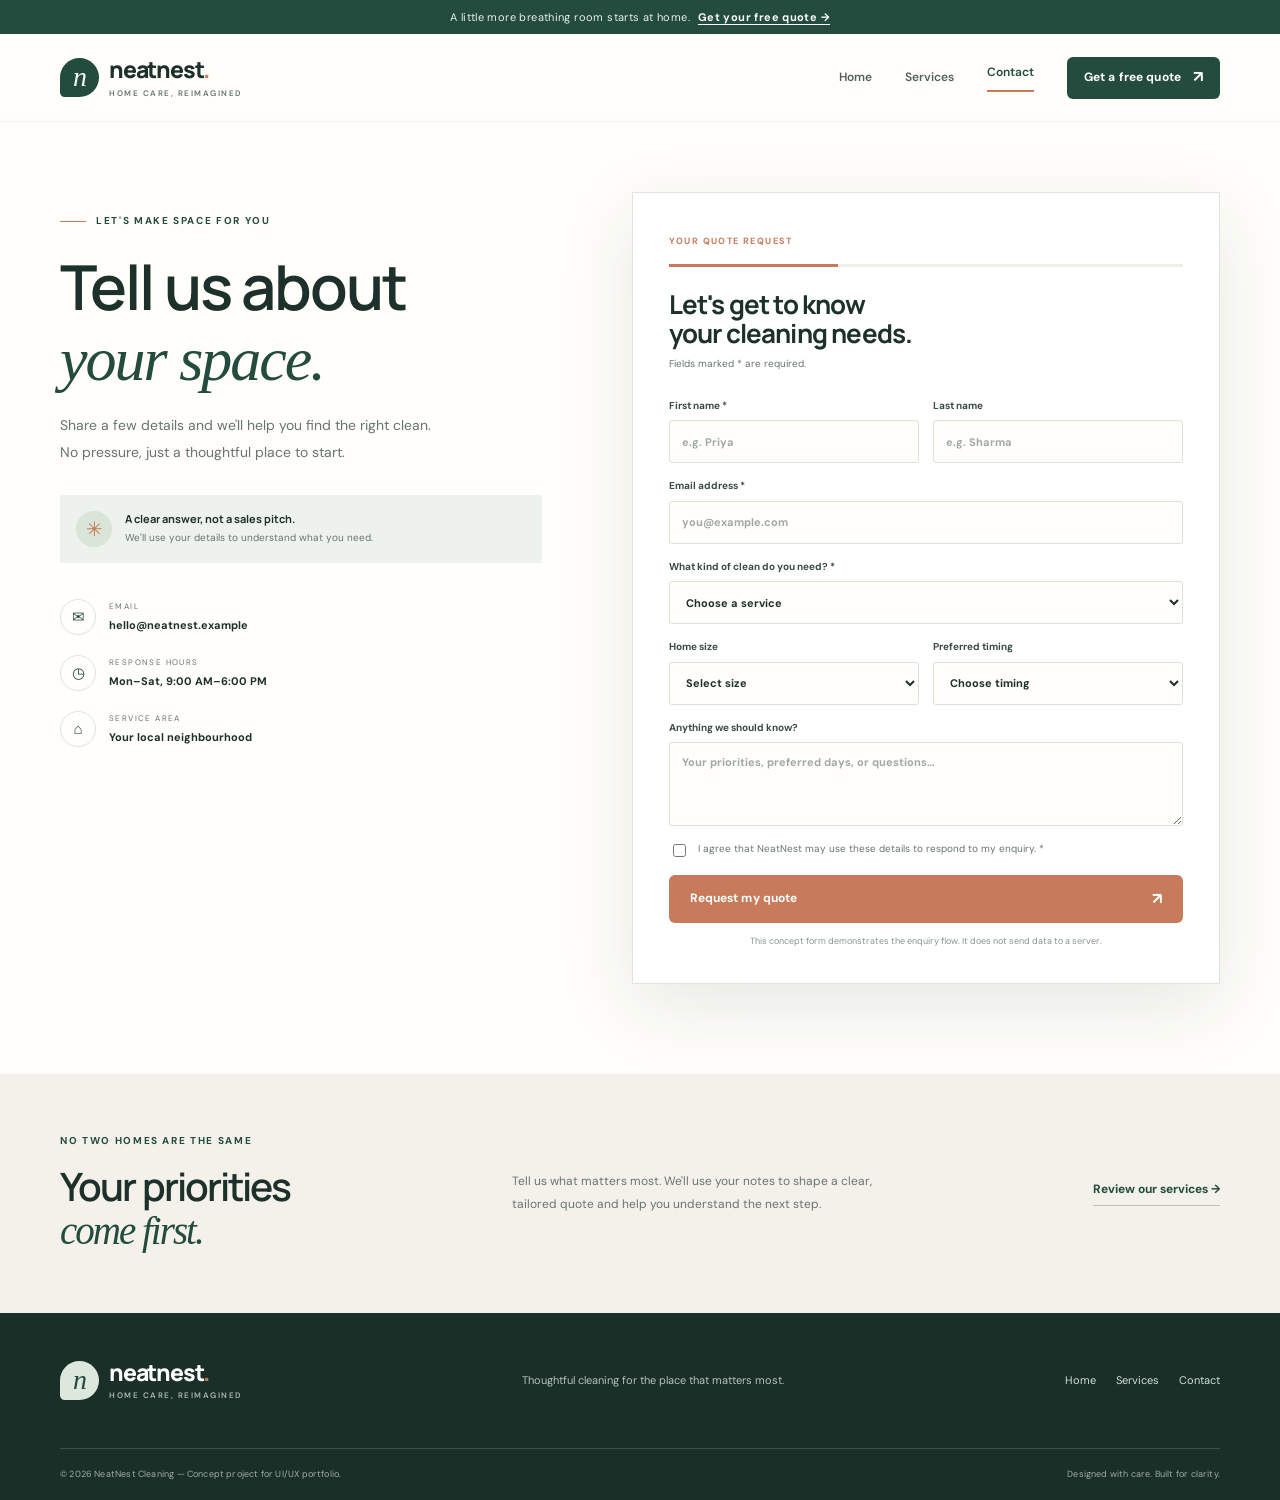
<file: contact.html>
<!doctype html>
<html lang="en">
<head>
  <meta charset="utf-8"><meta name="viewport" content="width=device-width, initial-scale=1">
  <meta name="description" content="Tell NeatNest about your home and request a tailored cleaning quote.">
  <title>Get a Quote | NeatNest Cleaning</title>
  <link rel="preconnect" href="https://fonts.googleapis.com"><link rel="preconnect" href="https://fonts.gstatic.com" crossorigin>
  <link href="https://fonts.googleapis.com/css2?family=DM+Sans:wght@400;500;600;700&family=Manrope:wght@400;500;600;700;800&display=swap" rel="stylesheet"><link rel="stylesheet" href="styles.css">
</head>
<body>
  <div class="announcement">A little more breathing room starts at home. <a href="contact.html">Get your free quote →</a></div>
  <header class="site-header"><a class="brand" href="index.html"><span class="brand-mark">n</span><span>neatnest<span class="brand-dot">.</span><small>HOME CARE, REIMAGINED</small></span></a><button class="menu-toggle" aria-label="Open navigation" aria-expanded="false">☰</button><nav class="nav-links" aria-label="Main navigation"><a href="index.html">Home</a><a href="services.html">Services</a><a class="active" href="contact.html">Contact</a><a class="button button-dark nav-cta" href="#quote-form">Get a free quote <span>↗</span></a></nav></header>
  <main>
    <section class="contact-hero container"><div class="contact-intro"><div class="eyebrow"><span class="eyebrow-line"></span> LET'S MAKE SPACE FOR YOU</div><h1>Tell us about<br><em>your space.</em></h1><p>Share a few details and we'll help you find the right clean. No pressure, just a thoughtful place to start.</p><div class="contact-promise"><span class="promise-icon">✳</span><div><strong>A clear answer, not a sales pitch.</strong><small>We'll use your details to understand what you need.</small></div></div><div class="contact-detail-list"><div><span class="contact-symbol">✉</span><div><small>EMAIL</small><strong>hello@neatnest.example</strong></div></div><div><span class="contact-symbol">◷</span><div><small>RESPONSE HOURS</small><strong>Mon–Sat, 9:00 AM–6:00 PM</strong></div></div><div><span class="contact-symbol">⌂</span><div><small>SERVICE AREA</small><strong>Your local neighbourhood</strong></div></div></div></div>
      <div class="form-card" id="quote-form"><div class="form-card-heading"><span class="form-step">YOUR QUOTE REQUEST</span><span class="form-progress"><i></i></span><h2>Let's get to know<br>your cleaning needs.</h2><p>Fields marked * are required.</p></div>
        <form id="quoteRequest">
          <div class="form-row"><label>First name *<input name="firstName" autocomplete="given-name" required placeholder="e.g. Priya"></label><label>Last name<input name="lastName" autocomplete="family-name" placeholder="e.g. Sharma"></label></div>
          <label>Email address *<input type="email" name="email" autocomplete="email" required placeholder="you@example.com"></label>
          <label>What kind of clean do you need? *<select name="service" required><option value="">Choose a service</option><option>Regular home clean</option><option>Deep clean</option><option>Move-in / move-out</option><option>Not sure yet</option></select></label>
          <div class="form-row"><label>Home size<select name="homeSize"><option value="">Select size</option><option>Studio / 1 bedroom</option><option>2–3 bedrooms</option><option>4+ bedrooms</option></select></label><label>Preferred timing<select name="timing"><option value="">Choose timing</option><option>As soon as possible</option><option>Within 1–2 weeks</option><option>Just exploring</option></select></label></div>
          <label>Anything we should know?<textarea name="notes" rows="3" placeholder="Your priorities, preferred days, or questions…"></textarea></label>
          <label class="consent"><input type="checkbox" required><span>I agree that NeatNest may use these details to respond to my enquiry. *</span></label>
          <button class="button button-primary form-submit" type="submit">Request my quote <span>↗</span></button>
          <p class="form-note">This concept form demonstrates the enquiry flow. It does not send data to a server.</p>
          <div class="form-success" id="formSuccess" role="status" aria-live="polite" hidden><strong>Thanks — your enquiry is ready!</strong><span>This is a demo confirmation. No information has been sent.</span></div>
        </form>
      </div>
    </section>
    <section class="contact-bottom"><div class="container contact-bottom-inner"><div><div class="eyebrow">NO TWO HOMES ARE THE SAME</div><h2>Your priorities<br><em>come first.</em></h2></div><p>Tell us what matters most. We'll use your notes to shape a clear, tailored quote and help you understand the next step.</p><a class="text-link" href="services.html">Review our services →</a></div></section>
  </main>
  <footer class="site-footer"><div class="container footer-main"><a class="brand brand-footer" href="index.html"><span class="brand-mark">n</span><span>neatnest<span class="brand-dot">.</span><small>HOME CARE, REIMAGINED</small></span></a><p>Thoughtful cleaning for the place that matters most.</p><div class="footer-links"><a href="index.html">Home</a><a href="services.html">Services</a><a href="contact.html">Contact</a></div></div><div class="container footer-bottom"><span>© 2026 NeatNest Cleaning — Concept project for UI/UX portfolio.</span><span>Designed with care. Built for clarity.</span></div></footer><script src="script.js"></script>
</body></html>
</file>
<file: styles.css>
/* NeatNest — premium modern cleaning-service concept
   Palette: warm ivory, deep forest, soft sage, muted clay. */
:root{--ink:#1d302b;--forest:#234b3e;--sage:#dce7dd;--sage-2:#edf2ec;--cream:#f8f7f2;--paper:#fffefa;--clay:#c77b5a;--muted:#68756f;--line:#dfe4dc;--font-body:"DM Sans",sans-serif;--font-display:"Manrope",sans-serif;--radius:6px;--shadow:0 22px 70px rgba(26,53,43,.10)}
*{box-sizing:border-box}html{scroll-behavior:smooth}body{margin:0;background:var(--paper);color:var(--ink);font-family:var(--font-body);font-size:15px;line-height:1.65}a{color:inherit;text-decoration:none}img{display:block;width:100%;height:100%;object-fit:cover}button,input,select,textarea{font:inherit}.container{width:min(1160px,calc(100% - 56px));margin-inline:auto}.announcement{display:flex;justify-content:center;gap:8px;align-items:center;padding:8px 20px;background:var(--forest);color:#e9f0e9;font-size:11px;letter-spacing:.035em}.announcement a{color:#fff;font-weight:700;text-decoration:underline;text-underline-offset:3px}.site-header{height:88px;padding:0 max(28px,calc((100vw - 1160px)/2));display:flex;align-items:center;justify-content:space-between;background:var(--paper);position:relative;z-index:10;border-bottom:1px solid rgba(29,48,43,.06)}.brand{display:flex;gap:10px;align-items:center;font-family:var(--font-display);font-weight:800;font-size:23px;letter-spacing:-1.2px;line-height:1.1}.brand-mark{width:39px;height:39px;border-radius:50% 50% 50% 12%;background:var(--forest);color:#f8f7f2;display:grid;place-items:center;font-family:Georgia,serif;font-size:28px;font-style:italic;font-weight:400}.brand-dot{color:var(--clay)}.brand small{display:block;font:600 8px var(--font-body);letter-spacing:1.5px;color:var(--muted);margin-top:5px}.nav-links{display:flex;align-items:center;gap:33px;font-size:12px;font-weight:600}.nav-links>a:not(.button){color:#53615a;transition:color .2s}.nav-links>a:not(.button):hover,.nav-links>a.active{color:var(--forest)}.nav-links>a.active:after{content:"";display:block;height:2px;background:var(--clay);margin-top:7px}.button{min-height:48px;padding:0 20px;display:inline-flex;align-items:center;justify-content:center;gap:22px;border:1px solid transparent;border-radius:var(--radius);font-size:12px;font-weight:700;letter-spacing:.01em;transition:transform .2s,background .2s;cursor:pointer}.button:hover{transform:translateY(-2px)}.button span{font-size:16px}.button-dark{background:var(--forest);color:#fff}.button-dark:hover{background:#17372d}.button-primary{background:var(--clay);color:#fff}.button-primary:hover{background:#ad6547}.button-light{background:#f5f4ec;color:var(--forest)}.nav-cta{min-height:42px;padding-inline:16px;gap:12px}.menu-toggle{display:none;background:none;border:0;color:var(--forest);font-size:24px}.hero{display:grid;grid-template-columns:1fr 1.03fr;gap:64px;align-items:center;padding-top:72px;padding-bottom:72px}.hero-copy{padding:12px 0 0}.eyebrow{font-size:10px;line-height:1.4;font-weight:700;letter-spacing:1.65px;color:var(--forest);display:flex;align-items:center;gap:10px}.eyebrow-line{width:26px;height:1px;background:var(--clay)}h1,h2,h3,p{margin-top:0}h1,h2,h3{font-family:var(--font-display);letter-spacing:-1.9px;line-height:1.12}h1{font-size:clamp(42px,5.2vw,66px);font-weight:600;margin:24px 0 20px}h1 em,h2 em{font-family:Georgia,serif;font-weight:400;color:var(--forest);letter-spacing:-2px}.hero-lede{font-size:15px;line-height:1.85;color:var(--muted);max-width:430px}.hero-actions{display:flex;align-items:center;gap:25px;margin-top:28px}.text-link{font-size:12px;font-weight:700;color:var(--forest);border-bottom:1px solid #b9c5ba;padding-bottom:5px}.text-link span{margin-left:7px}.hero-proof{display:flex;align-items:center;gap:12px;margin-top:45px;padding-top:22px;border-top:1px solid var(--line)}.avatar-stack{display:flex;padding-left:3px}.avatar-stack span{display:grid;place-items:center;width:29px;height:29px;margin-left:-4px;border:2px solid var(--paper);border-radius:50%;background:#e4c7b6;color:var(--forest);font-size:9px;font-weight:700}.avatar-stack span:nth-child(2){background:#d5e0d2}.avatar-stack span:nth-child(3){background:#e6d8a8}.hero-proof strong,.hero-proof small{display:block}.hero-proof strong{font-size:10px}.hero-proof small{font-size:9px;color:var(--muted);margin-top:2px}.proof-stars{margin-left:auto;color:#bd7b51;font-size:12px;letter-spacing:1px}.proof-stars small{color:var(--muted);letter-spacing:0;font-size:9px}.hero-visual{height:500px;position:relative;padding:0 0 28px 24px}.hero-visual:before{content:"";position:absolute;left:0;top:24px;width:75%;height:83%;background:var(--sage);z-index:0}.hero-visual>img{position:relative;z-index:1;height:100%;object-position:center;border-radius:2px}.floating-note{position:absolute;z-index:2;left:-18px;bottom:63px;background:var(--paper);padding:16px 20px;box-shadow:var(--shadow);display:flex;align-items:center;gap:12px;min-width:220px}.note-icon{display:grid;place-items:center;width:35px;height:35px;border-radius:50%;background:var(--sage-2);color:var(--clay);font-size:22px}.floating-note strong,.floating-note small{display:block}.floating-note strong{font-family:var(--font-display);font-size:12px}.floating-note small{font-size:10px;color:var(--muted);margin-top:2px}.image-caption{position:absolute;z-index:2;bottom:0;right:0;left:24px;display:flex;justify-content:space-between;color:var(--muted);font-size:9px;letter-spacing:1px}.trust-strip{background:var(--sage-2);border-block:1px solid #e4e9e1}.trust-inner{min-height:76px;display:flex;align-items:center;justify-content:space-between;gap:18px}.trust-inner>span{font-size:9px;letter-spacing:1.5px;color:var(--muted);font-weight:700}.trust-inner strong{font-size:11px;font-weight:600;color:var(--forest)}.section{padding-top:100px;padding-bottom:100px}.section-heading{display:flex;justify-content:space-between;align-items:end;gap:50px;margin-bottom:42px}.section-heading h2,.why-copy h2,.faq-grid h2,.contact-bottom h2{font-size:clamp(34px,4vw,48px);font-weight:600;margin:17px 0 0}.section-heading>p{max-width:360px;color:var(--muted);font-size:13px;line-height:1.9;margin-bottom:4px}.service-cards{display:grid;grid-template-columns:repeat(3,1fr);gap:16px}.service-card{min-height:260px;border:1px solid var(--line);padding:25px 25px 22px;position:relative;transition:transform .2s,box-shadow .2s}.service-card:hover{transform:translateY(-4px);box-shadow:var(--shadow)}.service-card-featured{background:var(--sage-2);border-color:var(--sage-2)}.service-number{font-size:10px;color:#8a968e;letter-spacing:1px}.service-icon{width:45px;height:45px;border:1px solid #cbd7cb;border-radius:50%;display:grid;place-items:center;font-size:23px;color:var(--forest);margin-top:17px}.service-card h3{font-size:19px;letter-spacing:-.6px;margin:19px 0 9px}.service-card p{font-size:12px;color:var(--muted);max-width:250px;line-height:1.8}.card-link{position:absolute;bottom:22px;left:25px;right:25px;display:flex;justify-content:space-between;border-top:1px solid #d9e0d8;padding-top:13px;font-size:11px;font-weight:700;color:var(--forest)}.quote-band{background:var(--forest);color:#fff}.quote-inner{display:flex;align-items:center;gap:22px;padding-block:44px}.quote-mark{font:80px Georgia,serif;color:#b8c9b8;line-height:.8}.quote-inner p{font:24px/1.35 var(--font-display);letter-spacing:-.7px;max-width:610px;margin:0 0 10px}.quote-inner small{font-size:9px;letter-spacing:1.5px;color:#c3d1c6}.quote-inner .button{margin-left:auto;flex-shrink:0}.why-section{display:grid;grid-template-columns:1fr 1fr;gap:90px;align-items:center}.why-image{height:430px;position:relative;padding:0 25px 24px 0}.why-image:after{content:"";position:absolute;right:0;bottom:0;width:65%;height:65%;background:var(--sage);z-index:0}.why-image img{position:relative;z-index:1}.image-badge{position:absolute;z-index:2;bottom:0;left:22px;background:var(--paper);padding:15px 20px;box-shadow:var(--shadow)}.image-badge strong,.image-badge span{display:block}.image-badge strong{font:700 13px var(--font-display)}.image-badge span{font-size:10px;color:var(--muted)}.why-copy>p{font-size:13px;color:var(--muted);line-height:1.9;margin:23px 0}.check-list{list-style:none;padding:0;margin:22px 0 28px;display:grid;gap:12px}.check-list li{display:flex;align-items:flex-start;gap:10px;font-size:12px;color:#4f5e56}.check-list li span{display:grid;place-items:center;flex:0 0 19px;height:19px;border-radius:50%;background:var(--sage-2);color:var(--forest);font-size:10px}.final-cta{background:#f0eee5;padding:55px 0}.final-cta-inner{display:flex;align-items:center;justify-content:space-between;gap:30px}.final-cta h2{font-size:clamp(30px,3.5vw,43px);font-weight:600;margin:14px 0 0}.site-footer{background:#192f28;color:#fff}.footer-main{min-height:135px;display:flex;align-items:center;justify-content:space-between;gap:25px}.brand-footer{color:#fff}.brand-footer .brand-mark{background:#dce7dd;color:var(--forest)}.brand-footer small{color:#a9b9ae}.footer-main>p{color:#b6c5bb;font-size:11px;margin:0}.footer-links{display:flex;gap:20px;font-size:11px;color:#d6dfd8}.footer-links a:hover{color:#fff}.footer-bottom{display:flex;justify-content:space-between;gap:20px;border-top:1px solid #385047;padding:18px 0;color:#9eafa4;font-size:9px;letter-spacing:.02em}
/* Secondary pages */
.page-hero{padding-top:85px;padding-bottom:34px}.page-hero h1{font-size:clamp(43px,5.5vw,68px);margin:22px 0 16px}.page-hero>p{max-width:530px;color:var(--muted);font-size:14px;line-height:1.85}.page-hero-meta{display:flex;justify-content:space-between;border-top:1px solid var(--line);padding-top:18px;margin-top:42px;font-size:9px;letter-spacing:1.4px;color:var(--muted)}.service-detail-section{padding:55px 0}.detail-tint{background:var(--sage-2)}.service-detail{display:grid;grid-template-columns:1fr 1fr;gap:76px;align-items:center}.service-detail.reverse .detail-image{order:2}.service-detail.reverse .detail-copy{order:1}.detail-image{height:400px;position:relative}.detail-image:after{content:"";position:absolute;z-index:-1;left:-14px;bottom:-14px;width:70%;height:70%;background:var(--sage)}.detail-copy h2{font-size:clamp(32px,3.7vw,45px);font-weight:600;margin:17px 0}.detail-lede{color:var(--muted);font-size:14px;line-height:1.8}.detail-bottom{border-top:1px solid var(--line);padding-top:18px;display:flex;align-items:center;justify-content:space-between;gap:15px;font-size:10px;color:var(--muted)}.detail-bottom .button{white-space:nowrap;min-height:42px;padding-inline:14px}.faq-section{background:#f6f5ef;padding:90px 0}.faq-grid{display:grid;grid-template-columns:.8fr 1.2fr;gap:100px}.faq-grid h2{margin-bottom:18px}.faq-grid>div:first-child>p{font-size:13px;color:var(--muted);line-height:1.9;max-width:310px;margin:22px 0}.faq-list details{border-bottom:1px solid #d9dfd6;padding:20px 0}.faq-list summary{list-style:none;cursor:pointer;font:700 14px var(--font-display);display:flex;justify-content:space-between;gap:20px}.faq-list summary::-webkit-details-marker{display:none}.faq-list summary span{font-size:20px;color:var(--clay);font-weight:400}.faq-list details p{font-size:12px;color:var(--muted);line-height:1.8;max-width:540px;margin:14px 30px 0 0}.contact-hero{display:grid;grid-template-columns:.9fr 1.1fr;gap:90px;padding-top:70px;padding-bottom:90px;align-items:start}.contact-intro{padding-top:22px}.contact-intro h1{font-size:clamp(43px,5vw,62px);margin:24px 0 18px}.contact-intro>p{color:var(--muted);font-size:14px;line-height:1.9;max-width:380px}.contact-promise{display:flex;align-items:center;gap:13px;background:var(--sage-2);padding:16px;margin-top:30px}.promise-icon{display:grid;place-items:center;width:36px;height:36px;background:#d8e5d8;border-radius:50%;font-size:20px;color:var(--clay)}.contact-promise strong,.contact-promise small{display:block}.contact-promise strong{font:700 11px var(--font-display)}.contact-promise small{font-size:10px;color:var(--muted);margin-top:4px}.contact-detail-list{display:grid;gap:20px;margin-top:36px}.contact-detail-list>div{display:flex;gap:13px;align-items:center}.contact-symbol{width:36px;height:36px;border:1px solid var(--line);border-radius:50%;display:grid;place-items:center;color:var(--forest)}.contact-detail-list small,.contact-detail-list strong{display:block}.contact-detail-list small{font-size:8px;letter-spacing:1.4px;color:var(--muted)}.contact-detail-list strong{font-size:11px;margin-top:3px}.form-card{background:#fff;padding:34px 36px;border:1px solid var(--line);box-shadow:var(--shadow)}.form-card-heading{margin-bottom:25px}.form-step{font-size:9px;letter-spacing:1.4px;color:var(--clay);font-weight:700}.form-progress{display:block;height:3px;background:#edf0e9;margin-top:12px}.form-progress i{display:block;width:33%;height:100%;background:var(--clay)}.form-card h2{font-size:26px;letter-spacing:-.8px;margin:23px 0 8px}.form-card-heading p{font-size:10px;color:var(--muted);margin-bottom:0}.form-card form{display:grid;gap:15px}.form-card label{display:grid;gap:6px;font-size:10px;font-weight:700;color:#394c42}.form-row{display:grid;grid-template-columns:1fr 1fr;gap:14px}.form-card input:not([type=checkbox]),.form-card select,.form-card textarea{width:100%;min-height:43px;padding:10px 12px;border:1px solid #dce2da;border-radius:3px;background:#fffefa;color:var(--ink);outline:none;font-size:11px;transition:border-color .2s,box-shadow .2s}.form-card textarea{resize:vertical;min-height:84px}.form-card input:focus,.form-card select:focus,.form-card textarea:focus{border-color:var(--forest);box-shadow:0 0 0 3px rgba(35,75,62,.08)}.form-card input::placeholder,.form-card textarea::placeholder{color:#a0aaa2}.form-card .consent{display:flex;align-items:flex-start;gap:9px;font-weight:400;font-size:10px;line-height:1.6;color:var(--muted)}.consent input{accent-color:var(--forest);margin-top:3px}.form-submit{width:100%;justify-content:space-between}.form-note{font-size:9px;line-height:1.6;color:#8a958d;text-align:center;margin:-4px 0 0}.form-success{padding:14px;background:var(--sage-2);border-left:3px solid var(--forest);font-size:11px}.form-success strong,.form-success span{display:block}.form-success span{margin-top:4px;color:var(--muted)}.contact-bottom{background:#f3f1e9;padding:60px 0}.contact-bottom-inner{display:flex;align-items:center;justify-content:space-between;gap:45px}.contact-bottom h2{font-size:39px}.contact-bottom-inner>p{max-width:360px;font-size:12px;color:var(--muted);line-height:1.9;margin:0}
@media(max-width:900px){.hero{gap:35px}.hero-visual{height:430px}.trust-inner{flex-wrap:wrap;justify-content:flex-start;padding-block:18px}.trust-inner>span{width:100%}.why-section{gap:45px}.service-detail{gap:40px}.contact-hero{gap:40px}.faq-grid{gap:50px}.footer-main{flex-wrap:wrap;padding-block:28px}.footer-main>p{max-width:230px}}
@media(max-width:680px){.container{width:calc(100% - 36px)}.announcement{font-size:9px;flex-wrap:wrap}.site-header{height:72px;padding-inline:18px}.brand{font-size:21px}.brand-mark{width:35px;height:35px}.menu-toggle{display:block}.nav-links{display:none;position:absolute;top:71px;left:0;right:0;background:var(--paper);padding:20px 22px 24px;box-shadow:0 18px 25px rgba(20,40,30,.1);align-items:stretch;gap:18px;flex-direction:column}.nav-links.open{display:flex}.nav-links>a.active:after{display:none}.nav-cta{align-self:flex-start}.hero{grid-template-columns:1fr;padding-top:47px;padding-bottom:48px;gap:42px}.hero h1{font-size:clamp(43px,12vw,58px)}.hero-proof{margin-top:32px}.hero-visual{height:390px;margin-left:12px}.floating-note{left:-12px;bottom:60px;min-width:190px;padding:13px}.image-caption{font-size:8px}.trust-inner{gap:12px 20px}.trust-inner strong{font-size:10px}.section{padding-block:65px}.section-heading{display:block;margin-bottom:28px}.section-heading>p{margin-top:20px}.service-cards{grid-template-columns:1fr}.service-card{min-height:240px}.quote-inner{flex-wrap:wrap;padding-block:34px;gap:12px}.quote-mark{font-size:60px}.quote-inner p{font-size:20px}.quote-inner>div:nth-child(2){flex:1}.quote-inner .button{margin-left:72px}.why-section{grid-template-columns:1fr;gap:38px}.why-image{height:340px}.why-copy h2{font-size:38px}.final-cta-inner{align-items:flex-start;flex-direction:column}.final-cta{padding:42px 0}.footer-main{align-items:flex-start;flex-direction:column;gap:18px}.footer-main>p{max-width:none}.footer-bottom{flex-direction:column;gap:6px}.page-hero{padding-top:55px}.page-hero h1{font-size:44px}.page-hero-meta{gap:15px;font-size:8px;letter-spacing:.7px}.service-detail-section{padding:36px 0}.service-detail{grid-template-columns:1fr;gap:30px}.service-detail.reverse .detail-image,.service-detail.reverse .detail-copy{order:initial}.detail-image{height:280px}.detail-copy h2{font-size:36px}.detail-bottom{align-items:flex-start;flex-direction:column}.faq-section{padding:60px 0}.faq-grid{grid-template-columns:1fr;gap:30px}.contact-hero{grid-template-columns:1fr;gap:35px;padding-top:45px;padding-bottom:60px}.contact-intro{padding-top:0}.contact-intro h1{font-size:47px}.form-card{padding:25px 19px}.form-row{grid-template-columns:1fr;gap:15px}.contact-bottom-inner{align-items:flex-start;flex-direction:column;gap:20px}.contact-bottom h2{font-size:36px}}
@media(prefers-reduced-motion:reduce){html{scroll-behavior:auto}*,*:before,*:after{transition:none!important}}
</file>
